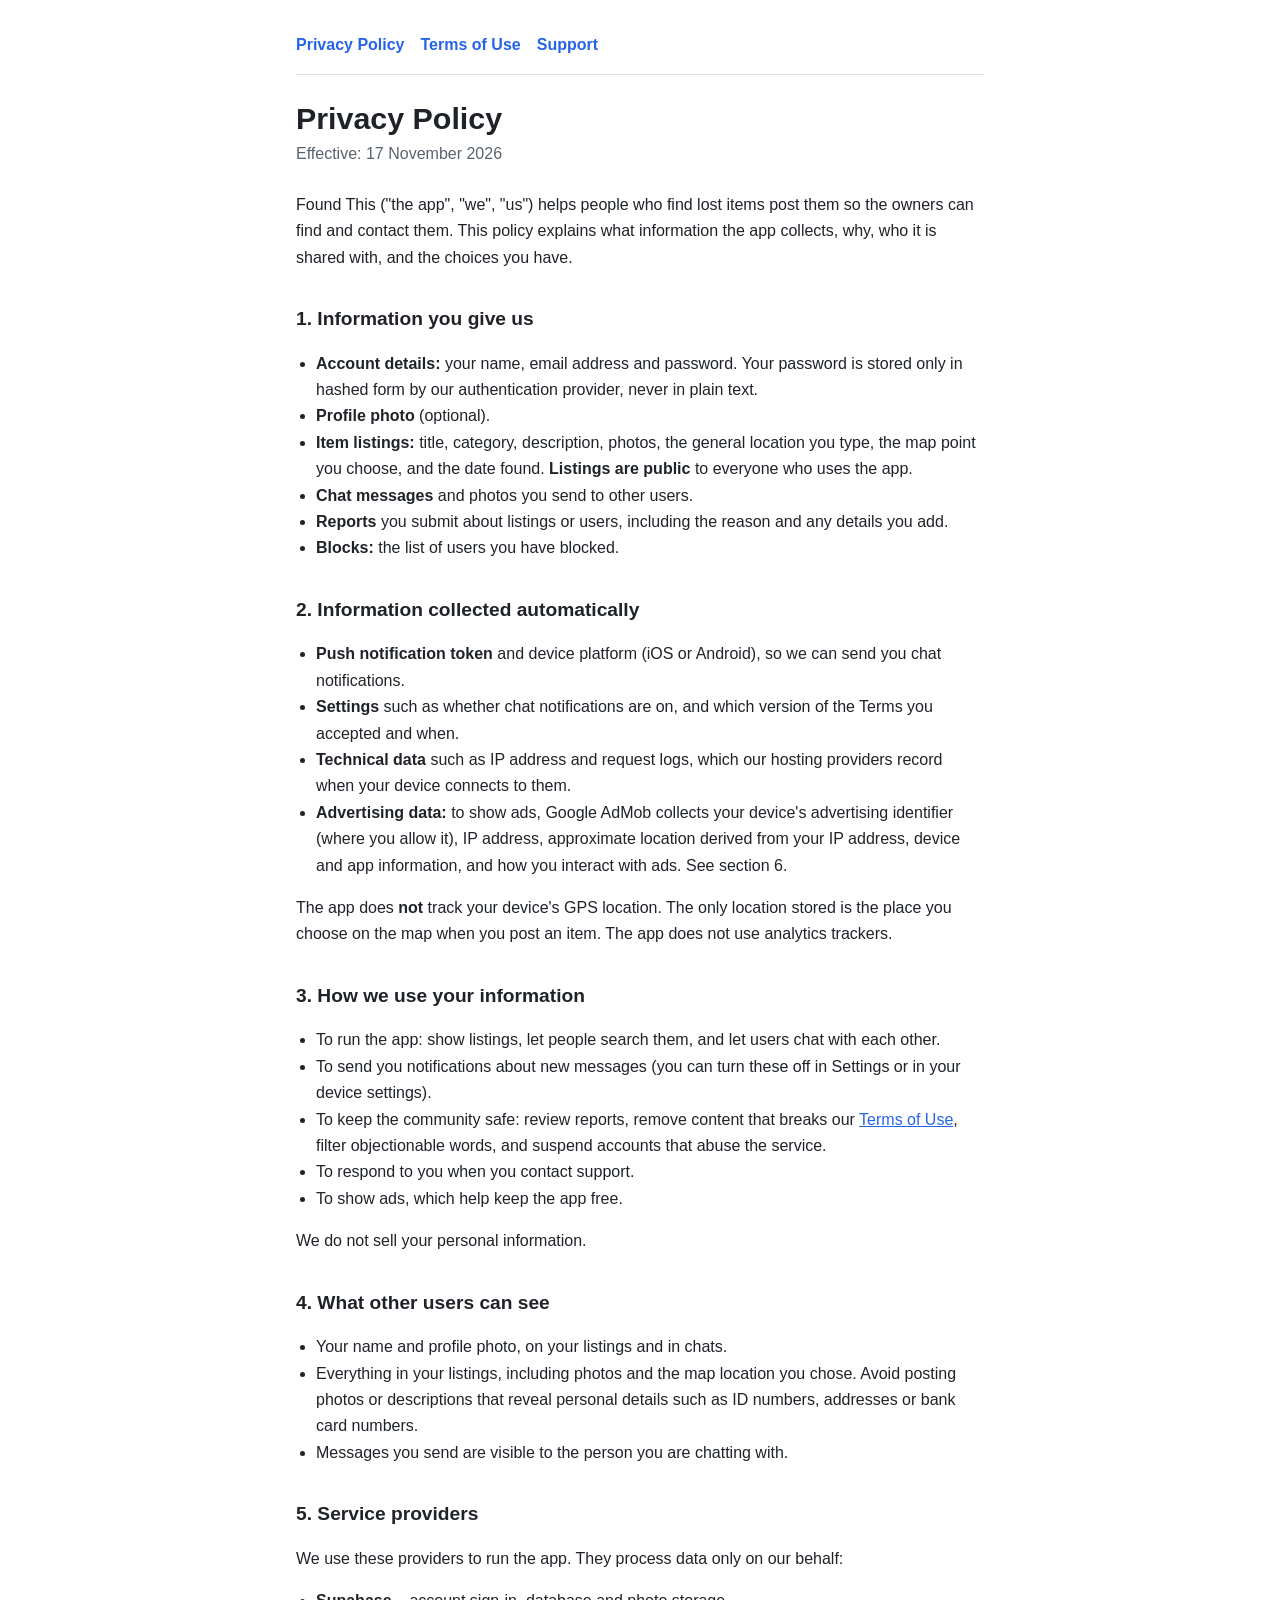
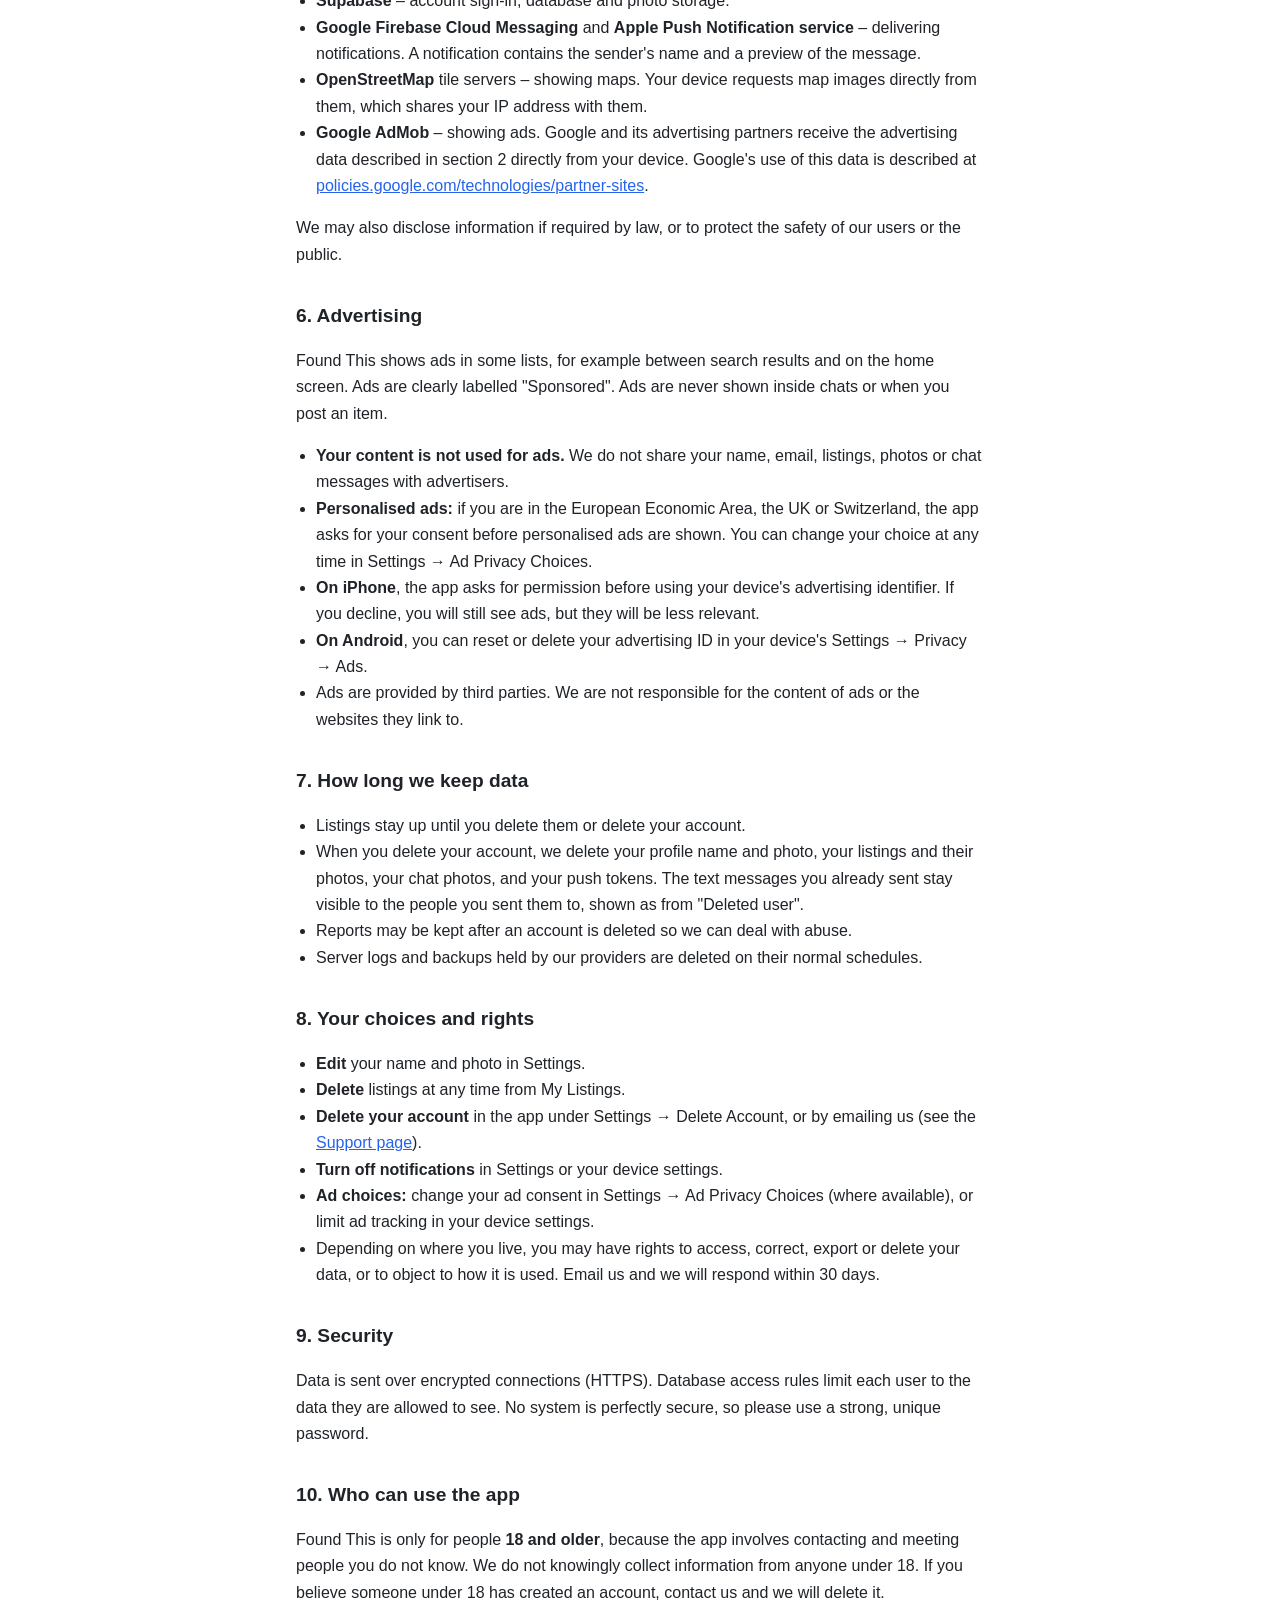
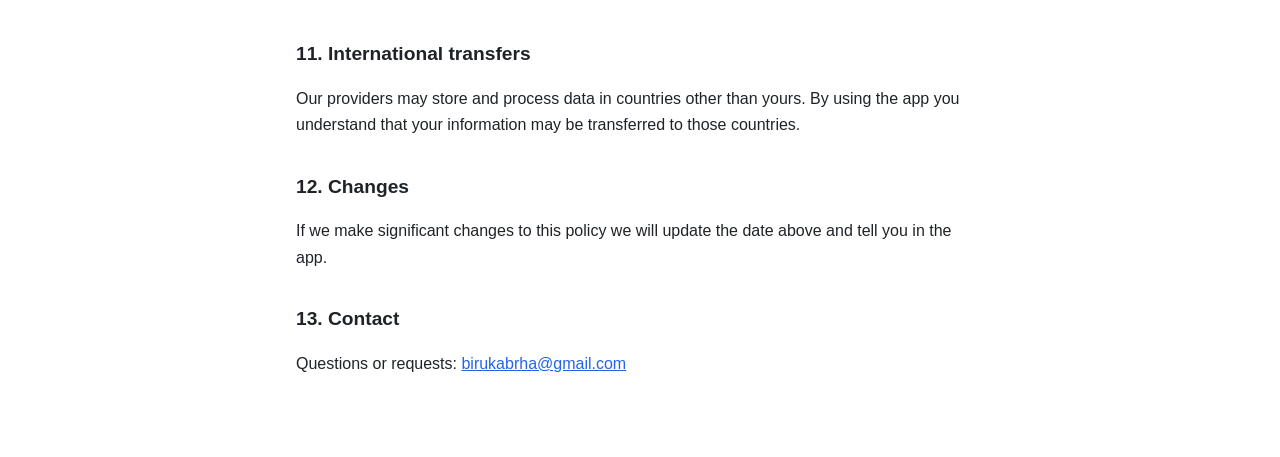
<file: privacy/index.html>
<!doctype html>
<html lang="en">
<head>
  <meta charset="utf-8">
  <meta name="viewport" content="width=device-width, initial-scale=1">
  <title>Privacy Policy – Found This</title>
  <link rel="stylesheet" href="../style.css">
</head>
<body>
<main>
  <nav>
    <a href="../privacy/">Privacy Policy</a>
    <a href="../terms/">Terms of Use</a>
    <a href="../support/">Support</a>
  </nav>

  <h1>Privacy Policy</h1>
  <p class="meta">Effective: 17 November 2026</p>

  <p>Found This ("the app", "we", "us") helps people who find lost items post
    them so the owners can find and contact them. This policy explains what
    information the app collects, why, who it is shared with, and the choices
    you have.</p>

  <h2>1. Information you give us</h2>
  <ul>
    <li><strong>Account details:</strong> your name, email address and
      password. Your password is stored only in hashed form by our
      authentication provider, never in plain text.</li>
    <li><strong>Profile photo</strong> (optional).</li>
    <li><strong>Item listings:</strong> title, category, description, photos,
      the general location you type, the map point you choose, and the date
      found. <strong>Listings are public</strong> to everyone who uses the
      app.</li>
    <li><strong>Chat messages</strong> and photos you send to other users.</li>
    <li><strong>Reports</strong> you submit about listings or users, including
      the reason and any details you add.</li>
    <li><strong>Blocks:</strong> the list of users you have blocked.</li>
  </ul>

  <h2>2. Information collected automatically</h2>
  <ul>
    <li><strong>Push notification token</strong> and device platform (iOS or
      Android), so we can send you chat notifications.</li>
    <li><strong>Settings</strong> such as whether chat notifications are on,
      and which version of the Terms you accepted and when.</li>
    <li><strong>Technical data</strong> such as IP address and request logs,
      which our hosting providers record when your device connects to them.</li>
    <li><strong>Advertising data:</strong> to show ads, Google AdMob collects
      your device's advertising identifier (where you allow it), IP address,
      approximate location derived from your IP address, device and app
      information, and how you interact with ads. See section 6.</li>
  </ul>
  <p>The app does <strong>not</strong> track your device's GPS location. The
    only location stored is the place you choose on the map when you post an
    item. The app does not use analytics trackers.</p>

  <h2>3. How we use your information</h2>
  <ul>
    <li>To run the app: show listings, let people search them, and let users
      chat with each other.</li>
    <li>To send you notifications about new messages (you can turn these off
      in Settings or in your device settings).</li>
    <li>To keep the community safe: review reports, remove content that breaks
      our <a href="../terms/">Terms of Use</a>, filter objectionable words, and
      suspend accounts that abuse the service.</li>
    <li>To respond to you when you contact support.</li>
    <li>To show ads, which help keep the app free.</li>
  </ul>
  <p>We do not sell your personal information.</p>

  <h2>4. What other users can see</h2>
  <ul>
    <li>Your name and profile photo, on your listings and in chats.</li>
    <li>Everything in your listings, including photos and the map location you
      chose. Avoid posting photos or descriptions that reveal personal details
      such as ID numbers, addresses or bank card numbers.</li>
    <li>Messages you send are visible to the person you are chatting
      with.</li>
  </ul>

  <h2>5. Service providers</h2>
  <p>We use these providers to run the app. They process data only on our
    behalf:</p>
  <ul>
    <li><strong>Supabase</strong> – account sign-in, database and photo
      storage.</li>
    <li><strong>Google Firebase Cloud Messaging</strong> and <strong>Apple Push
      Notification service</strong> – delivering notifications. A notification
      contains the sender's name and a preview of the message.</li>
    <li><strong>OpenStreetMap</strong> tile servers – showing maps. Your device
      requests map images directly from them, which shares your IP address
      with them.</li>
    <li><strong>Google AdMob</strong> – showing ads. Google and its advertising
      partners receive the advertising data described in section 2 directly
      from your device. Google's use of this data is described at
      <a href="https://policies.google.com/technologies/partner-sites">policies.google.com/technologies/partner-sites</a>.</li>
  </ul>
  <p>We may also disclose information if required by law, or to protect the
    safety of our users or the public.</p>

  <h2>6. Advertising</h2>
  <p>Found This shows ads in some lists, for example between search results
    and on the home screen. Ads are clearly labelled "Sponsored". Ads are never
    shown inside chats or when you post an item.</p>
  <ul>
    <li><strong>Your content is not used for ads.</strong> We do not share your
      name, email, listings, photos or chat messages with advertisers.</li>
    <li><strong>Personalised ads:</strong> if you are in the European Economic
      Area, the UK or Switzerland, the app asks for your consent before
      personalised ads are shown. You can change your choice at any time in
      Settings &rarr; Ad Privacy Choices.</li>
    <li><strong>On iPhone</strong>, the app asks for permission before using
      your device's advertising identifier. If you decline, you will still see
      ads, but they will be less relevant.</li>
    <li><strong>On Android</strong>, you can reset or delete your advertising ID
      in your device's Settings &rarr; Privacy &rarr; Ads.</li>
    <li>Ads are provided by third parties. We are not responsible for the
      content of ads or the websites they link to.</li>
  </ul>

  <h2>7. How long we keep data</h2>
  <ul>
    <li>Listings stay up until you delete them or delete your account.</li>
    <li>When you delete your account, we delete your profile name and photo,
      your listings and their photos, your chat photos, and your push tokens.
      The text messages you already sent stay visible to the people you sent
      them to, shown as from "Deleted user".</li>
    <li>Reports may be kept after an account is deleted so we can deal with
      abuse.</li>
    <li>Server logs and backups held by our providers are deleted on their
      normal schedules.</li>
  </ul>

  <h2>8. Your choices and rights</h2>
  <ul>
    <li><strong>Edit</strong> your name and photo in Settings.</li>
    <li><strong>Delete</strong> listings at any time from My Listings.</li>
    <li><strong>Delete your account</strong> in the app under Settings &rarr;
      Delete Account, or by emailing us (see the
      <a href="../support/">Support page</a>).</li>
    <li><strong>Turn off notifications</strong> in Settings or your device
      settings.</li>
    <li><strong>Ad choices:</strong> change your ad consent in Settings &rarr;
      Ad Privacy Choices (where available), or limit ad tracking in your
      device settings.</li>
    <li>Depending on where you live, you may have rights to access, correct,
      export or delete your data, or to object to how it is used. Email us and
      we will respond within 30 days.</li>
  </ul>

  <h2>9. Security</h2>
  <p>Data is sent over encrypted connections (HTTPS). Database access rules
    limit each user to the data they are allowed to see. No system is
    perfectly secure, so please use a strong, unique password.</p>

  <h2>10. Who can use the app</h2>
  <p>Found This is only for people <strong>18 and older</strong>, because the
    app involves contacting and meeting people you do not know. We do not
    knowingly collect information from anyone under 18. If you believe someone
    under 18 has created an account, contact us and we will delete it.</p>

  <h2>11. International transfers</h2>
  <p>Our providers may store and process data in countries other than yours.
    By using the app you understand that your information may be transferred
    to those countries.</p>

  <h2>12. Changes</h2>
  <p>If we make significant changes to this policy we will update the date
    above and tell you in the app.</p>

  <h2>13. Contact</h2>
  <p>Questions or requests: <a href="mailto:birukabrha@gmail.com">birukabrha@gmail.com</a></p>
</main>
</body>
</html>
</file>
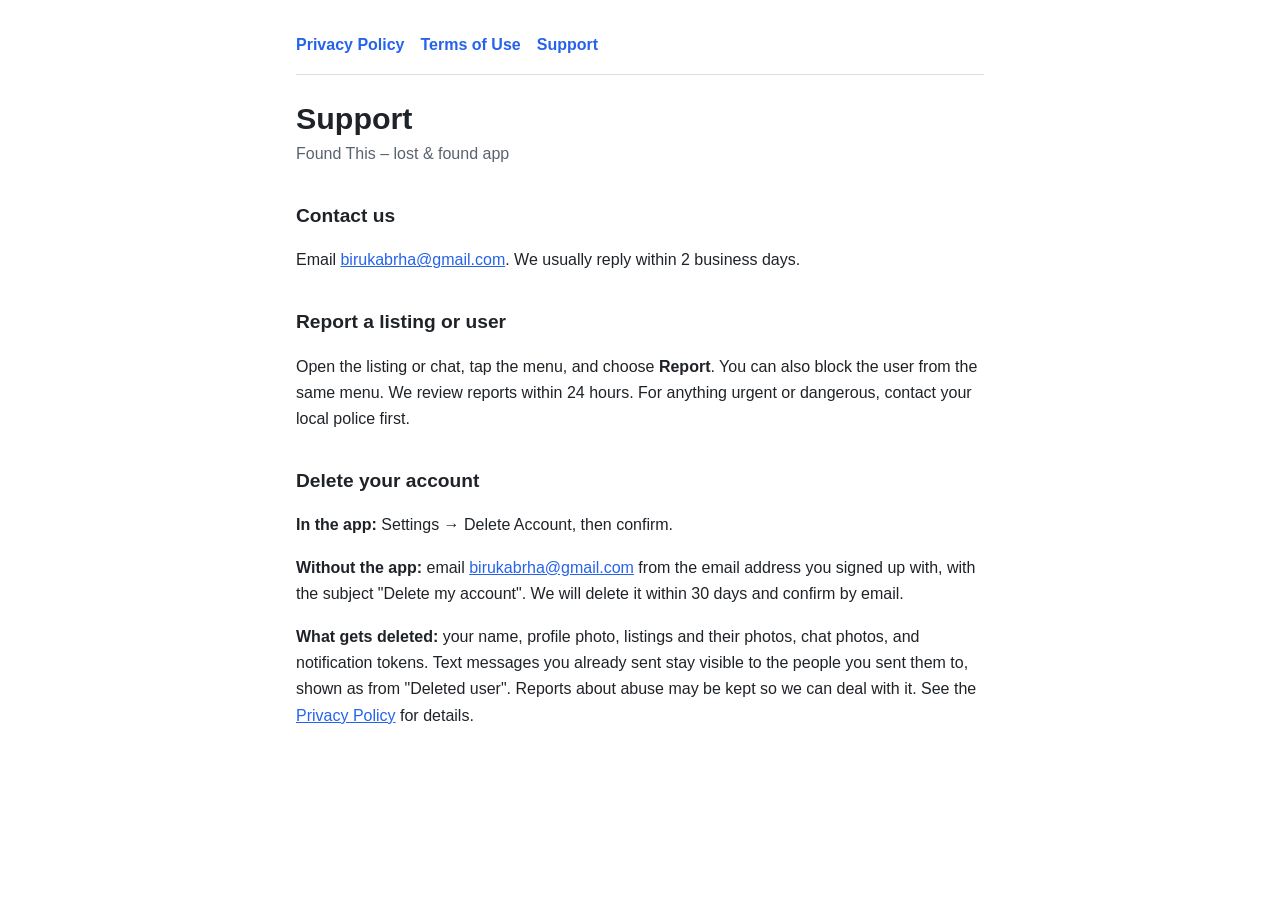
<file: support/index.html>
<!doctype html>
<html lang="en">
<head>
  <meta charset="utf-8">
  <meta name="viewport" content="width=device-width, initial-scale=1">
  <title>Support – Found This</title>
  <link rel="stylesheet" href="../style.css">
</head>
<body>
<main>
  <nav>
    <a href="../privacy/">Privacy Policy</a>
    <a href="../terms/">Terms of Use</a>
    <a href="../support/">Support</a>
  </nav>

  <h1>Support</h1>
  <p class="meta">Found This – lost &amp; found app</p>

  <h2>Contact us</h2>
  <p>Email <a href="mailto:birukabrha@gmail.com">birukabrha@gmail.com</a>.
    We usually reply within 2 business days.</p>

  <h2>Report a listing or user</h2>
  <p>Open the listing or chat, tap the menu, and choose <strong>Report</strong>.
    You can also block the user from the same menu. We review reports within
    24 hours. For anything urgent or dangerous, contact your local police
    first.</p>

  <h2 id="delete-account">Delete your account</h2>
  <p><strong>In the app:</strong> Settings &rarr; Delete Account, then
    confirm.</p>
  <p><strong>Without the app:</strong> email
    <a href="mailto:birukabrha@gmail.com?subject=Delete%20my%20Found%20This%20account">birukabrha@gmail.com</a>
    from the email address you signed up with, with the subject "Delete my
    account". We will delete it within 30 days and confirm by email.</p>
  <p><strong>What gets deleted:</strong> your name, profile photo, listings
    and their photos, chat photos, and notification tokens. Text messages you
    already sent stay visible to the people you sent them to, shown as from
    "Deleted user". Reports about abuse may be kept so we can deal with it.
    See the <a href="../privacy/">Privacy Policy</a> for details.</p>
</main>
</body>
</html>
</file>
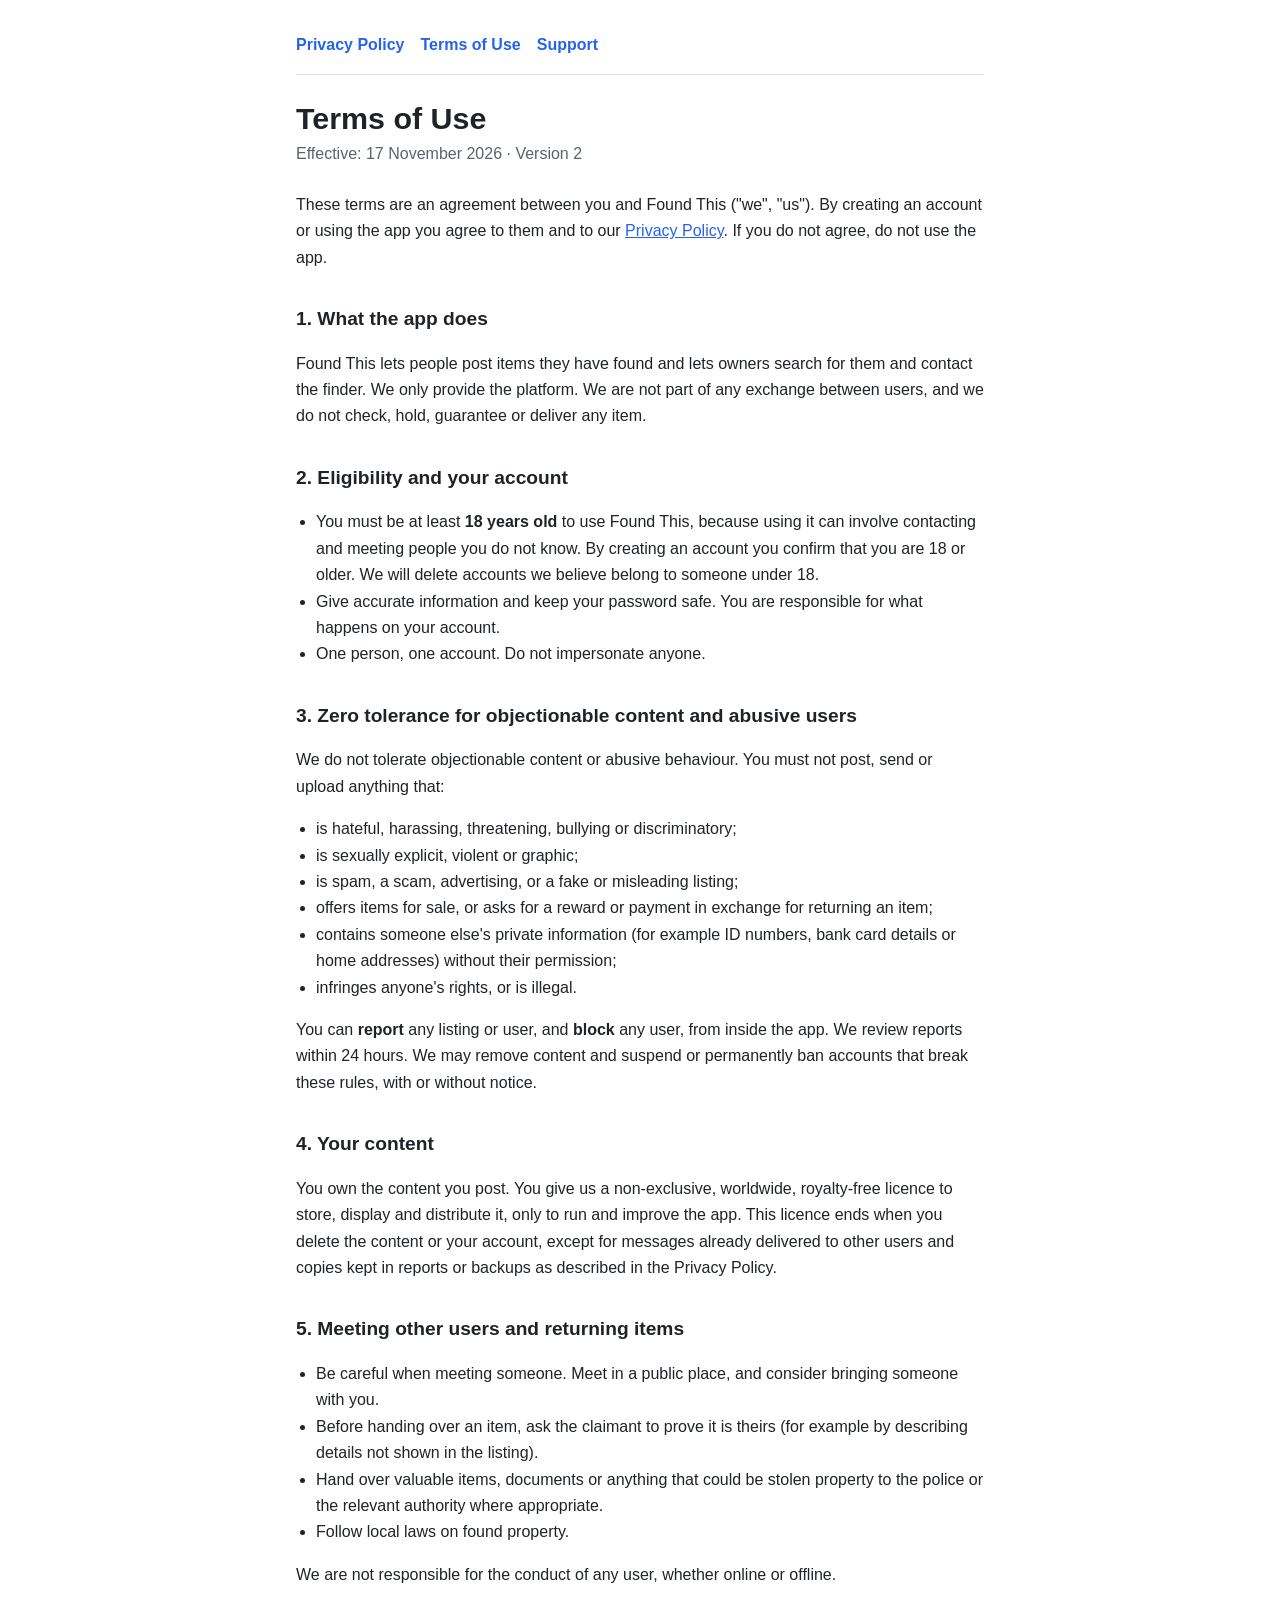
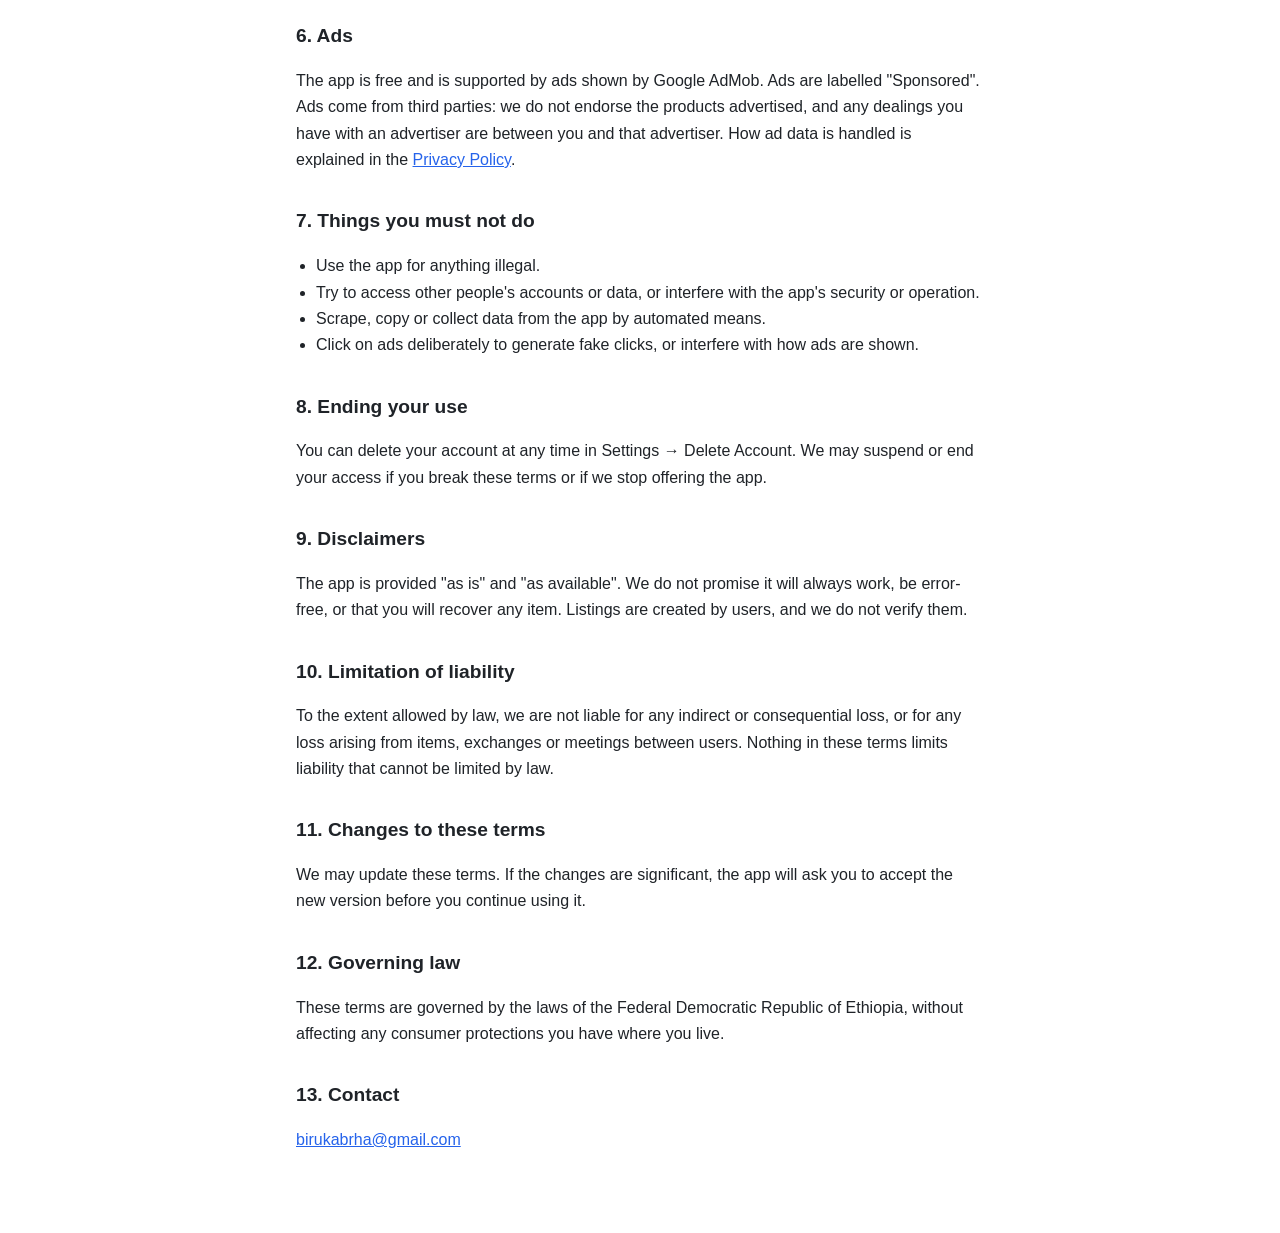
<file: terms/index.html>
<!doctype html>
<html lang="en">
<head>
  <meta charset="utf-8">
  <meta name="viewport" content="width=device-width, initial-scale=1">
  <title>Terms of Use – Found This</title>
  <link rel="stylesheet" href="../style.css">
</head>
<body>
<main>
  <nav>
    <a href="../privacy/">Privacy Policy</a>
    <a href="../terms/">Terms of Use</a>
    <a href="../support/">Support</a>
  </nav>

  <h1>Terms of Use</h1>
  <p class="meta">Effective: 17 November 2026 &middot; Version 2</p>

  <p>These terms are an agreement between you and Found This ("we", "us").
    By creating an account or using the app you agree to them and to our
    <a href="../privacy/">Privacy Policy</a>. If you do not agree, do not use
    the app.</p>

  <h2>1. What the app does</h2>
  <p>Found This lets people post items they have found and lets owners search
    for them and contact the finder. We only provide the platform. We are not
    part of any exchange between users, and we do not check, hold, guarantee
    or deliver any item.</p>

  <h2>2. Eligibility and your account</h2>
  <ul>
    <li>You must be at least <strong>18 years old</strong> to use Found This,
      because using it can involve contacting and meeting people you do not
      know. By creating an account you confirm that you are 18 or older. We
      will delete accounts we believe belong to someone under 18.</li>
    <li>Give accurate information and keep your password safe. You are
      responsible for what happens on your account.</li>
    <li>One person, one account. Do not impersonate anyone.</li>
  </ul>

  <h2>3. Zero tolerance for objectionable content and abusive users</h2>
  <p>We do not tolerate objectionable content or abusive behaviour. You must
    not post, send or upload anything that:</p>
  <ul>
    <li>is hateful, harassing, threatening, bullying or discriminatory;</li>
    <li>is sexually explicit, violent or graphic;</li>
    <li>is spam, a scam, advertising, or a fake or misleading listing;</li>
    <li>offers items for sale, or asks for a reward or payment in exchange for
      returning an item;</li>
    <li>contains someone else's private information (for example ID numbers,
      bank card details or home addresses) without their permission;</li>
    <li>infringes anyone's rights, or is illegal.</li>
  </ul>
  <p>You can <strong>report</strong> any listing or user, and
    <strong>block</strong> any user, from inside the app. We review reports
    within 24 hours. We may remove content and suspend or permanently ban
    accounts that break these rules, with or without notice.</p>

  <h2>4. Your content</h2>
  <p>You own the content you post. You give us a non-exclusive, worldwide,
    royalty-free licence to store, display and distribute it, only to run and
    improve the app. This licence ends when you delete the content or your
    account, except for messages already delivered to other users and copies
    kept in reports or backups as described in the Privacy Policy.</p>

  <h2>5. Meeting other users and returning items</h2>
  <ul>
    <li>Be careful when meeting someone. Meet in a public place, and consider
      bringing someone with you.</li>
    <li>Before handing over an item, ask the claimant to prove it is theirs
      (for example by describing details not shown in the listing).</li>
    <li>Hand over valuable items, documents or anything that could be stolen
      property to the police or the relevant authority where appropriate.</li>
    <li>Follow local laws on found property.</li>
  </ul>
  <p>We are not responsible for the conduct of any user, whether online or
    offline.</p>

  <h2>6. Ads</h2>
  <p>The app is free and is supported by ads shown by Google AdMob. Ads are
    labelled "Sponsored". Ads come from third parties: we do not endorse the
    products advertised, and any dealings you have with an advertiser are
    between you and that advertiser. How ad data is handled is explained in
    the <a href="../privacy/">Privacy Policy</a>.</p>

  <h2>7. Things you must not do</h2>
  <ul>
    <li>Use the app for anything illegal.</li>
    <li>Try to access other people's accounts or data, or interfere with the
      app's security or operation.</li>
    <li>Scrape, copy or collect data from the app by automated means.</li>
    <li>Click on ads deliberately to generate fake clicks, or interfere with
      how ads are shown.</li>
  </ul>

  <h2>8. Ending your use</h2>
  <p>You can delete your account at any time in Settings &rarr; Delete
    Account. We may suspend or end your access if you break these terms or if
    we stop offering the app.</p>

  <h2>9. Disclaimers</h2>
  <p>The app is provided "as is" and "as available". We do not promise it will
    always work, be error-free, or that you will recover any item. Listings are
    created by users, and we do not verify them.</p>

  <h2>10. Limitation of liability</h2>
  <p>To the extent allowed by law, we are not liable for any indirect or
    consequential loss, or for any loss arising from items, exchanges or
    meetings between users. Nothing in these terms limits liability that
    cannot be limited by law.</p>

  <h2>11. Changes to these terms</h2>
  <p>We may update these terms. If the changes are significant, the app will
    ask you to accept the new version before you continue using it.</p>

  <h2>12. Governing law</h2>
  <p>These terms are governed by the laws of the Federal Democratic Republic
    of Ethiopia, without affecting any consumer protections you have where you
    live.</p>

  <h2>13. Contact</h2>
  <p><a href="mailto:birukabrha@gmail.com">birukabrha@gmail.com</a></p>
</main>
</body>
</html>
</file>
<file: style.css>
:root {
  --bg: #ffffff;
  --text: #1f2328;
  --muted: #59636e;
  --accent: #2563eb;
  --border: #d8dee4;
}

@media (prefers-color-scheme: dark) {
  :root {
    --bg: #0f1115;
    --text: #e6e8eb;
    --muted: #9aa4af;
    --accent: #6ea8fe;
    --border: #2a2f37;
  }
}

* { box-sizing: border-box; }

body {
  margin: 0;
  background: var(--bg);
  color: var(--text);
  font: 16px/1.65 -apple-system, BlinkMacSystemFont, "Segoe UI", Roboto,
    Helvetica, Arial, sans-serif;
}

main {
  max-width: 720px;
  margin: 0 auto;
  padding: 32px 16px 64px;
}

h1 { font-size: 1.9rem; line-height: 1.25; margin: 0 0 4px; }
h2 { font-size: 1.2rem; margin: 2rem 0 0.5rem; }
p, li { color: var(--text); }
ul { padding-left: 1.25rem; }
a { color: var(--accent); }
.meta { color: var(--muted); margin: 0 0 1.5rem; }

nav {
  display: flex;
  gap: 16px;
  flex-wrap: wrap;
  padding-bottom: 16px;
  margin-bottom: 24px;
  border-bottom: 1px solid var(--border);
  font-weight: 600;
}
nav a { text-decoration: none; }
</file>
